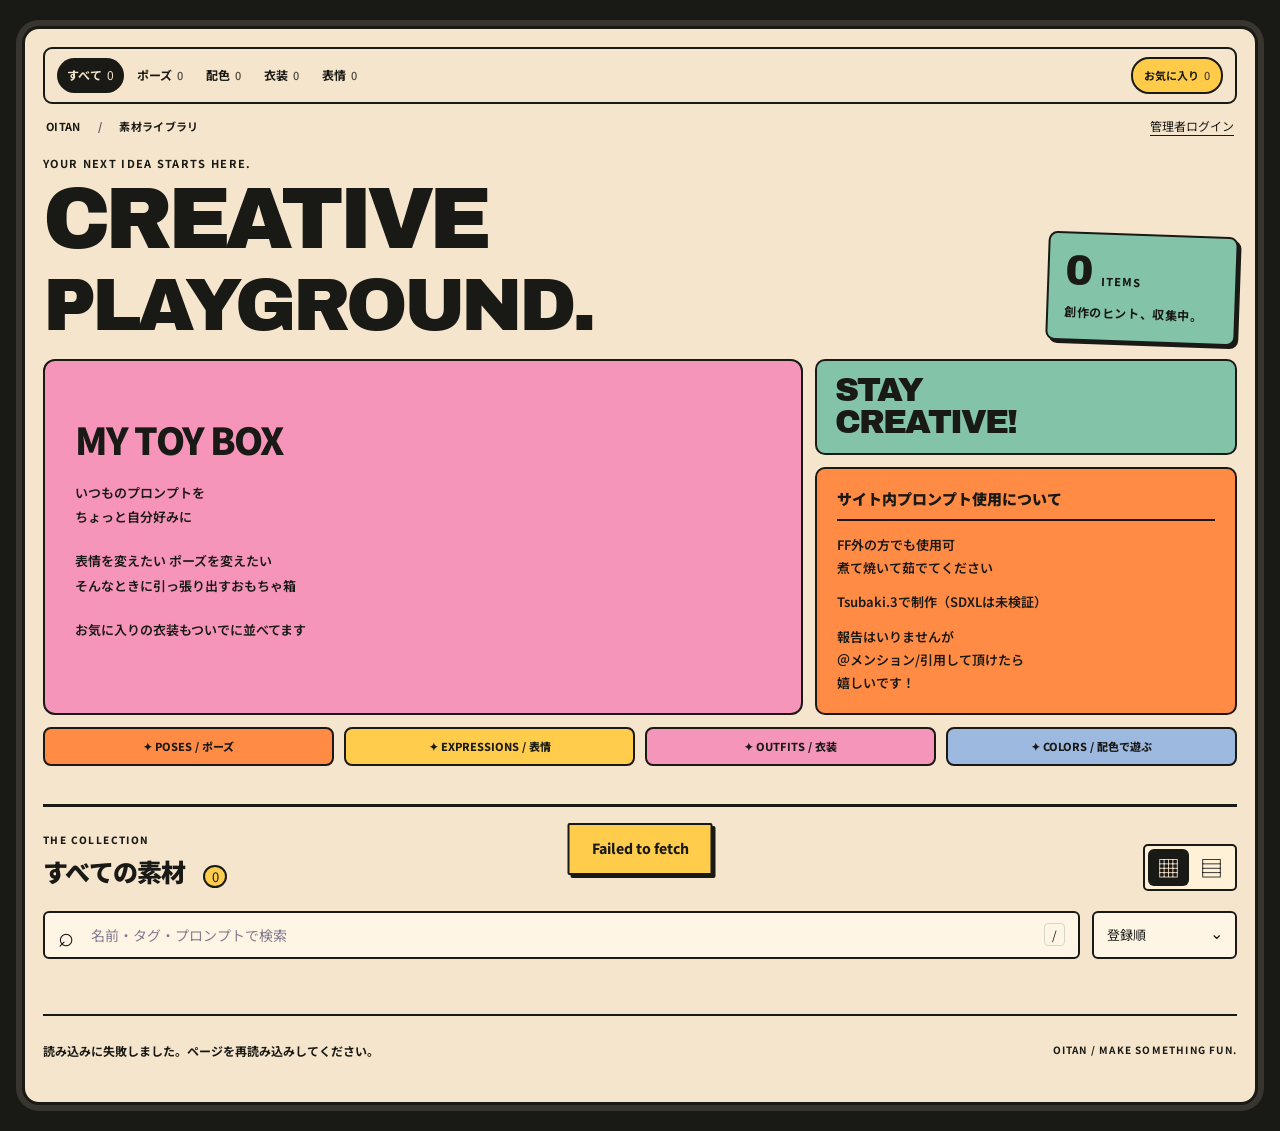
<file: index.html>
<!doctype html>
<html lang="ja">
<head>
<meta charset="utf-8">
<meta name="viewport" content="width=device-width,initial-scale=1">
<meta name="theme-color" content="#f7f5ef">
<meta name="description" content="おいたんの創作素材ライブラリ。ポーズ、配色、衣装、表情、参考資料をまとめて保管。">
<title>OITAN — 素材図鑑</title>
<link rel="preconnect" href="https://fonts.googleapis.com">
<link rel="preconnect" href="https://fonts.gstatic.com" crossorigin>
<link href="https://fonts.googleapis.com/css2?family=Archivo+Black&family=Noto+Sans+JP:wght@400;500;600;700;800;900&display=swap" rel="stylesheet">
<link rel="stylesheet" href="vault.css?v=20261126-paper">
<link rel="stylesheet" href="paper.css?v=20261126-paper">
<link rel="stylesheet" href="neo.css?v=20261129-cat">
<script src="config.js"></script><script type="module" src="start.js?v=20261129-mobile"></script>
<link rel="stylesheet" href="analytics.css?v=20261129"></head>
<body>
<a class="skip-link" href="#library">ライブラリへ移動</a>
<div class="app-shell">
<aside class="sidebar">

<p class="nav-caption">PICK YOUR CATEGORY</p>
<nav id="category-nav" aria-label="素材カテゴリ"></nav>
<div class="sidebar-bottom">
<button id="favorites-nav" class="nav-item"><span class="nav-icon">☆</span><span>お気に入り</span><span id="favorite-count" class="nav-count">0</span></button>

<p class="storage-note">素材はどなたでも閲覧・コピーできます。<br>登録・編集は管理者専用です。</p>

</div>
</aside>
<div class="workspace">
<header class="topbar"><div class="breadcrumb">OITAN <span>/</span> <span id="breadcrumb-label">素材ライブラリ</span></div><div class="top-actions"><a class="admin-login" id="admin-login" href="#admin-login-dialog">管理者ログイン</a><a class="admin-login" id="admin-logout" href="#logout" hidden>ログアウト</a><span class="local-label">CREATIVE PLAYGROUND</span><button class="primary-button compact" id="add-top" hidden><span>＋</span> 素材を追加</button></div></header>
<main id="library">
<section class="hero" aria-labelledby="hero-title"><div class="hero-copy"><p class="eyebrow">YOUR NEXT IDEA STARTS HERE.</p><h1 id="hero-title">CREATIVE<br><span>PLAYGROUND.</span></h1></div><div class="hero-meta"><span class="hero-total" id="hero-total">0<span>ITEMS</span></span><span class="hero-meta-text">創作のヒント、収集中。</span></div></section>
<section class="play-board" aria-label="素材ライブラリの紹介"><div class="play-main"><div class="hero-gallery" id="hero-gallery" aria-hidden="true"></div><div class="prompt-poster"><strong>MY TOY BOX</strong><p>いつものプロンプトを<br>ちょっと自分好みに</p><p>表情を変えたい ポーズを変えたい<br>そんなときに引っ張り出す<span style="white-space:nowrap">おもちゃ箱</span></p><p>お気に入りの衣装もついでに<span style="white-space:nowrap">並べてます</span></p></div><button class="gallery-pause" id="gallery-pause" hidden type="button" aria-label="背景画像の動きを止める" aria-pressed="false">Ⅱ</button></div><div class="play-side"><div class="mint-panel"><strong>STAY<br>CREATIVE!</strong></div><div class="orange-panel usage-panel"><h2>サイト内プロンプト使用について</h2><p>FF外の方でも使用可<br>煮て焼いて茹でてください</p><p>Tsubaki.3で制作（SDXLは未検証）</p><p>報告はいりませんが<br>＠メンション/引用して頂けたら<br>嬉しいです！</p></div></div></section><div class="club-strip" aria-label="収録カテゴリ"><a data-browse="pose" href="#collection-start">✦ POSES / ポーズ</a><a data-browse="expression" href="#collection-start">✦ EXPRESSIONS / 表情</a><a data-browse="outfit" href="#collection-start">✦ OUTFITS / 衣装</a><a href="colors.html">✦ COLORS / 配色で遊ぶ</a></div>
<section id="collection-start" class="collection" aria-labelledby="collection-title">
<div class="collection-heading"><div><p class="eyebrow" id="collection-eyebrow">THE COLLECTION</p><h2 id="collection-title">すべての素材 <span id="result-count"></span></h2></div><div class="view-toggle" aria-label="カードの大きさ"><button id="view-comfort" class="selected" aria-label="大きいカード" aria-pressed="true">▦</button><button id="view-dense" aria-label="小さいカード" aria-pressed="false">▤</button></div></div>
<div class="filter-bar"><label class="search-box"><span aria-hidden="true">⌕</span><input id="search" type="search" placeholder="名前・タグ・プロンプトで検索" autocomplete="off" aria-label="素材を検索"><kbd>/</kbd></label><label class="sort-label"><span class="sr-only">並び順</span><select id="sort"><option value="default">登録順</option><option value="newest">新しい順</option><option value="name">名前順</option></select><span aria-hidden="true">⌄</span></label></div>

<div id="cards" class="card-grid"></div>
<div id="empty-state" class="empty-state" hidden><div class="empty-symbol">＋</div><h3 id="empty-title">最初の素材を追加</h3><p id="empty-copy">画像やプロンプトを保存して、素材庫を育てていこう。</p><button class="primary-button" id="add-empty" hidden>素材を追加</button></div>
<div class="collection-footer"><span id="footer-count"></span><span>OITAN / MAKE SOMETHING FUN.</span></div>
</section>
</main>
</div>
</div>
<dialog id="detail-dialog" class="detail-dialog" aria-labelledby="detail-title"><div id="detail-content"></div></dialog>
<dialog id="editor-dialog" class="editor-dialog" aria-labelledby="editor-title"><div class="editor-header"><div><p class="eyebrow">NEW ENTRY / 素材を収録</p><h2 id="editor-title">素材を追加</h2></div><button class="close-button" id="close-editor" aria-label="閉じる">×</button></div><form id="editor-form"><input type="hidden" id="editing-id"><div class="form-row"><label>素材名<input id="item-title" required maxlength="120" placeholder="例：振り返るポーズ"></label><label>カテゴリ<select id="item-category"><option value="pose">ポーズ</option><option value="palette">配色</option><option value="outfit">衣装</option><option value="expression">表情</option><option value="reference">参考資料</option></select></label></div><label id="image-field" class="image-upload"><span id="upload-label">＋ 参考画像を選ぶ</span><input type="file" id="item-image" accept="image/png,image/jpeg,image/webp,image/gif"><span class="upload-hint">PNG / JPG / WEBP / GIF・8MBまで</span><img id="image-preview" alt="選択した参考画像" hidden></label><label id="palette-field" hidden>カラーコード<span class="field-note">スペースかカンマで区切って入力</span><input id="item-colors" placeholder="#B99AE8 #272130 #E4C5CB"><div id="palette-preview" class="palette-preview"></div></label><label>タグ<span class="field-note">カンマで区切って入力</span><input id="item-tags" maxlength="300" placeholder="例：立ち姿, 横向き, 自然体"></label><label>プロンプト<textarea id="item-prompt" rows="4" placeholder="コピーして使いたいプロンプト"></textarea></label><section class="section-builder" aria-labelledby="sections-title"><h3 id="sections-title">PROMPT DATA <span>追加の項目（任意）</span></h3><div id="prompt-sections"></div><button type="button" id="add-section" class="secondary-button">＋ ADD SECTION</button><p class="field-note">容姿・服装・色などを項目ごとに追加できます。詳細画面ではタブで切り替えてコピーできます。</p></section><label>メモ<textarea id="item-notes" rows="2" placeholder="使いどころや覚えておきたいこと"></textarea></label><label>参照URL<input id="item-source" type="url" placeholder="https://"></label><p id="form-error" role="alert" class="form-error"></p><div class="form-footer"><p>保存すると公開ライブラリに追加されます。</p><button class="primary-button" type="submit" id="save-item">保存する</button></div></form></dialog>

<dialog id="admin-login-dialog" class="editor-dialog" aria-labelledby="login-title"><div class="editor-header"><h2 id="login-title">管理者ログイン</h2><button type="button" class="close-button" id="close-login" aria-label="ログインを閉じる">×</button></div><form id="login-form"><label>メールアドレス<input id="login-email" type="email" autocomplete="username" required></label><label>パスワード<input id="login-password" type="password" autocomplete="current-password" required></label><p id="login-error" role="alert"></p><button class="primary-button" id="login-submit">ログイン</button></form></dialog><div class="toast" id="toast" role="status" aria-live="polite"></div>
</body>
</html>
</file>
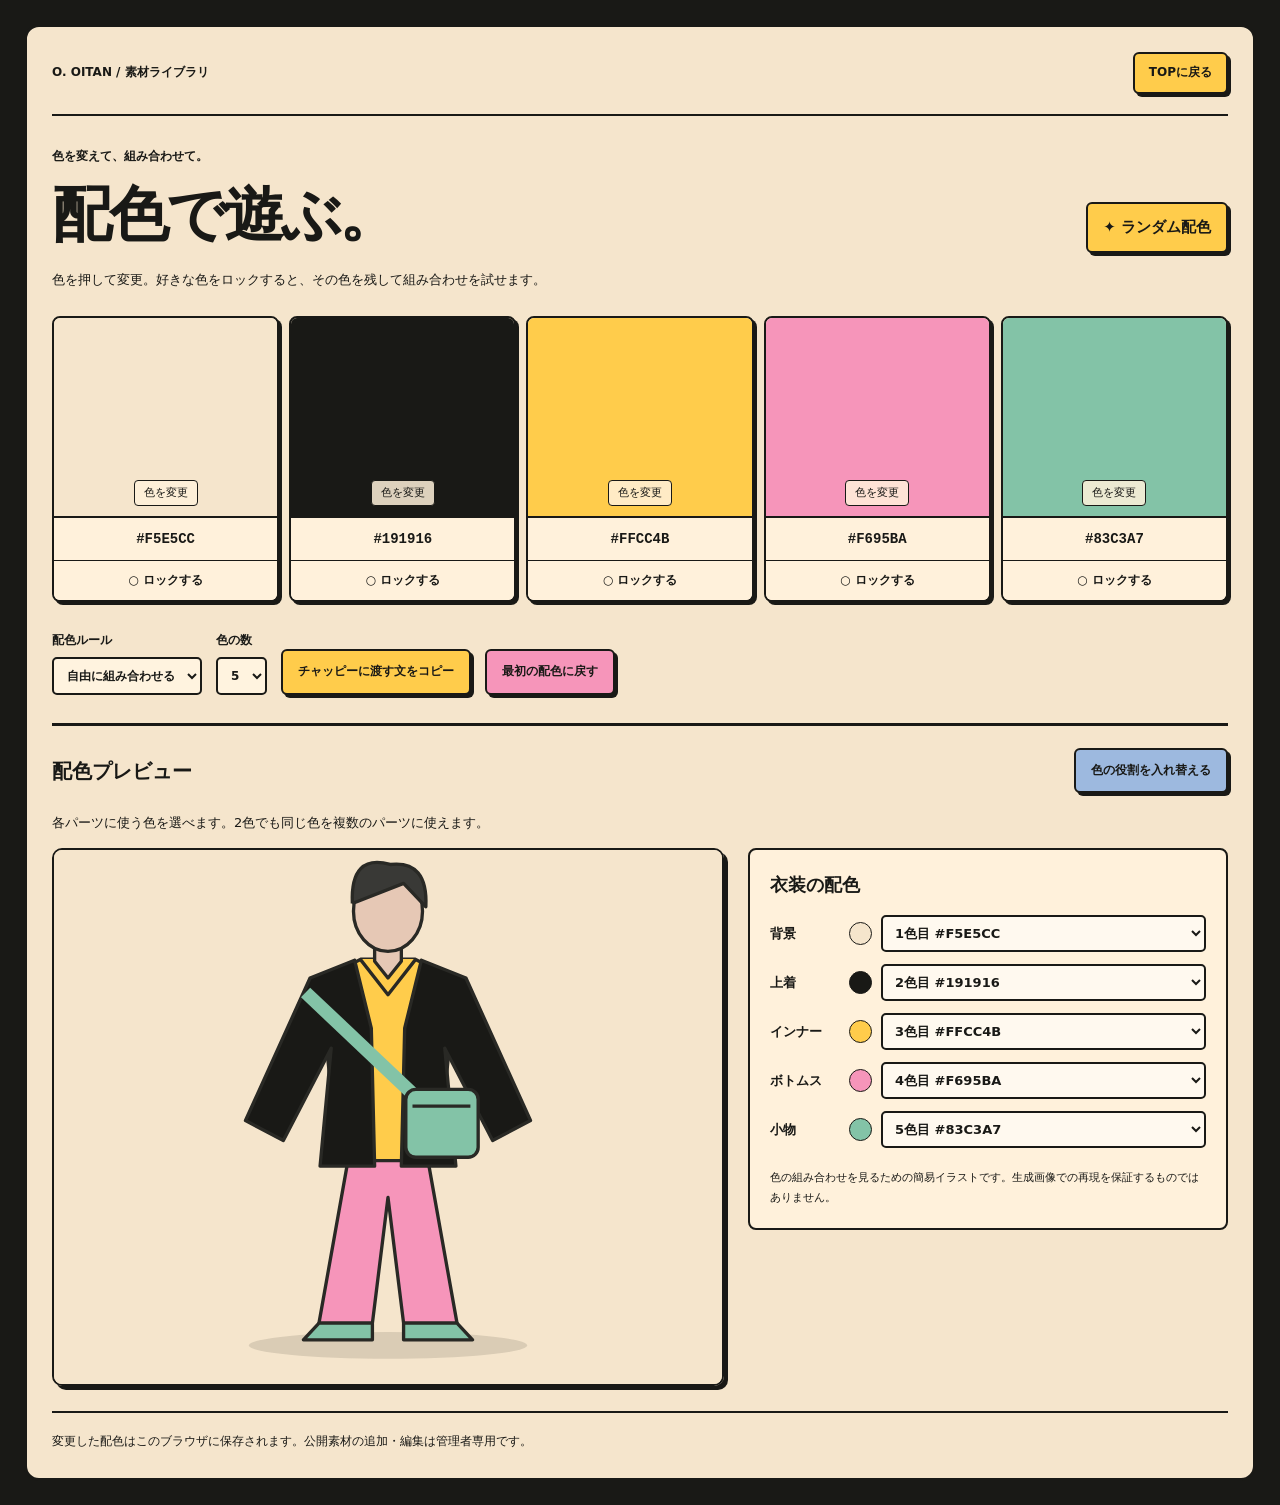
<file: colors.html>
<!doctype html><html lang="ja"><head><meta charset="utf-8"><meta name="viewport" content="width=device-width,initial-scale=1"><meta name="theme-color" content="#f5e5cc"><title>配色で遊ぶ — OITAN</title><link rel="stylesheet" href="colors.css?v=20261128-outfit-only"><script defer src="colors.js?v=20261128-outfit-only"></script><link rel="stylesheet" href="analytics.css?v=20261129"><script src="config.js"></script><script type="module" src="colors-stats.js?v=20261129"></script></head><body><main class="color-app"><header><a href="index.html">O. OITAN / 素材ライブラリ</a><a class="back-top" href="index.html">TOPに戻る</a></header><section class="heading"><div><p>色を変えて、組み合わせて。</p><h1>配色で遊ぶ。</h1></div><button id="random">✦ ランダム配色</button></section><p class="intro">色を押して変更。好きな色をロックすると、その色を残して組み合わせを試せます。</p><div id="swatches" class="swatches"></div><div class="tools"><label>配色ルール<select id="harmony"><option value="free">自由に組み合わせる</option><option value="analogous">近い色でまとめる</option><option value="complementary">反対の色を合わせる</option><option value="mono">同じ色の濃淡</option></select></label><label>色の数<select id="count"><option>2</option><option>3</option><option>4</option><option selected>5</option><option>6</option></select></label><button id="copy">チャッピーに渡す文をコピー</button><button id="reset">最初の配色に戻す</button></div><section class="preview"><div class="preview-top"><h2>配色プレビュー</h2><button id="shuffle">色の役割を入れ替える</button></div><p class="preview-help">各パーツに使う色を選べます。2色でも同じ色を複数のパーツに使えます。</p><div class="study-layout" id="scene-panel" aria-label="衣装の配色"><div id="sample" class="study-canvas"></div><div class="role-panel"><h3 id="scene-title">衣装の配色</h3><div id="role-controls"></div><p class="preview-note">色の組み合わせを見るための簡易イラストです。生成画像での再現を保証するものではありません。</p></div></div></section><footer>変更した配色はこのブラウザに保存されます。公開素材の追加・編集は管理者専用です。</footer><p id="status" role="status" aria-live="polite"></p></main></body></html>
</file>
<file: vault.css>
:root{color-scheme:dark;--bg:#101014;--panel:#19181f;--muted:#9b97a7;--text:#f1edf6;--line:#302d38;--purple:#bd98f1;--pink:#dda5cf;--sans:'Noto Sans JP',sans-serif;--display:'Barlow Condensed',sans-serif}*{box-sizing:border-box}body{margin:0;background:var(--bg);color:var(--text);font:16px/1.7 var(--sans)}button,input,select,textarea{font:inherit}button,a,input,textarea,select{-webkit-tap-highlight-color:transparent}button,a{touch-action:manipulation}button{color:inherit;cursor:pointer}button:disabled{opacity:.5;cursor:wait}a{color:inherit;text-decoration:none}button{border:0;background:none}button:focus-visible,a:focus-visible,input:focus-visible,select:focus-visible,textarea:focus-visible{outline:2px solid var(--purple);outline-offset:4px}button,input,select,textarea{border-radius:6px}input,textarea,select{color:var(--text);background:#111015;border:1px solid var(--line);padding:11px 13px;width:100%}textarea{resize:vertical}input::placeholder,textarea::placeholder{color:#817b8e}input[type=search]::-webkit-search-cancel-button{cursor:pointer}input[type=file]{font-size:14px}.sr-only{position:absolute;width:1px;height:1px;overflow:hidden;clip-path:inset(50%)}[hidden]{display:none!important}.skip-link{position:fixed;top:-100px;left:20px;z-index:50;padding:10px;background:var(--purple);color:#171020}.skip-link:focus{top:10px}.app-shell{display:grid;grid-template-columns:235px minmax(0,1fr);min-height:100vh}.sidebar{padding:36px 22px 22px;border-right:1px solid var(--line);position:sticky;top:0;height:100vh;display:flex;flex-direction:column;background:#131217;z-index:2}.brand{display:flex;align-items:center;gap:12px;margin:0 8px 51px;font:700 31px/1 var(--display);letter-spacing:2px}.brand small{display:block;font:500 10px/1.4 var(--sans);letter-spacing:1.1px;margin-top:8px;color:var(--muted)}.brand-symbol{font:600 36px/1 var(--display);display:grid;place-items:center;border:1px solid #766281;width:43px;height:46px;transform:skewY(-6deg);position:relative;color:var(--purple);background:#282032}.brand-symbol>span{position:absolute;font:400 17px/1 var(--sans);right:-6px;bottom:-5px;background:#131217}.nav-caption{font:600 13px/1 var(--display);letter-spacing:2.8px;color:#77717f;margin:0 17px 19px}.nav-item{width:100%;display:flex;align-items:center;gap:13px;padding:12px 14px;margin-bottom:6px;color:#b0aab9;border:1px solid transparent;border-radius:6px;text-align:left;transition:background .2s,color .2s,border-color .2s,transform .2s;font-size:14px;font-weight:500}.nav-item:hover{background:#211c28;transform:translateX(3px);color:#fff}.nav-item.active{background:#31253e;border-color:#584264;color:#e6c9ff;box-shadow:inset 3px 0 0 var(--purple)}.nav-icon{width:23px;font:400 22px/1 var(--sans);text-align:center}.nav-count{margin-left:auto;font:500 15px/1 var(--display);color:#92829e}.nav-item.active .nav-count{color:#d5b1f3}.sidebar-bottom{margin-top:auto;padding-top:30px}.backup-tools{display:flex;border-top:1px solid var(--line);margin:19px 10px 0;padding-top:15px;gap:14px}.backup-tools button{font-size:13px;color:#c0b5ca;padding:4px 0}.backup-tools button:hover{text-decoration:underline;color:var(--purple)}.storage-note{margin:12px 10px 18px;font-size:12px;color:#85808e;line-height:1.9}.legacy-link{font-size:12px;color:#aaa1b5;margin-left:10px}.workspace{min-width:0}.topbar{height:86px;padding:0 42px;border-bottom:1px solid var(--line);display:flex;align-items:center;justify-content:space-between;gap:20px}.breadcrumb{font-size:13px;letter-spacing:.3px;color:#cbc5d3}.breadcrumb>span:first-child{margin:0 14px;color:#5b5465}.top-actions{display:flex;align-items:center;gap:23px}.local-label{font:500 13px/1 var(--display);letter-spacing:2px;color:#8c8596}.primary-button{background:var(--purple);color:#21142d;display:inline-flex;align-items:center;justify-content:center;gap:9px;padding:13px 22px;font-weight:700;font-size:14px;transition:background .2s,box-shadow .2s,transform .2s;border:1px solid #c9a9f4}.primary-button:hover{background:#d1b3f5;box-shadow:0 0 24px #b18ee52b;transform:translateY(-2px)}.primary-button.compact{padding:9px 15px}.primary-button>span{font:400 23px/1 var(--sans)}main{max-width:1560px;margin:0 auto;padding:30px 42px 0}.hero{min-height:328px;border:1px solid #44334e;border-radius:10px;background:radial-gradient(ellipse at 85% 35%,#63426b3b,transparent 60%),linear-gradient(120deg,#221b2a,#1e1826 63%,#292031);position:relative;overflow:hidden;display:flex;align-items:center;padding:30px 37px}.hero:before{content:'';position:absolute;inset:0;background-image:linear-gradient(#c9a7ec08 1px,transparent 1px),linear-gradient(90deg,#c9a7ec08 1px,transparent 1px);background-size:36px 36px;mask-image:linear-gradient(90deg,transparent,#000);pointer-events:none}.hero-copy{z-index:1;position:relative}.eyebrow{font:600 13px/1.3 var(--display);letter-spacing:2px;color:#a9a0b6;margin:0 0 14px}.hero .eyebrow{color:#c0a8da;display:flex;align-items:center;gap:10px}.tiny-line{display:inline-block;width:20px;height:1px;background:var(--purple)}h1{font-size:clamp(30px,3.2vw,48px);line-height:1.5;letter-spacing:.04em;margin:0;font-weight:800}h1 em{font-style:normal;color:#d0b0ed}.hero-description{font-size:14px;color:#bfb4cb;line-height:1.9;margin:13px 0 21px}.hero-meta{display:flex;align-items:center;gap:18px}.hero-total{font:600 35px/1 var(--display);letter-spacing:1px}.hero-total>span{font-size:12px;letter-spacing:2px;margin-left:8px;color:#a798b8}.hero-meta-rule{width:1px;height:28px;background:#5a4366}.hero-meta-text{font-size:11px;line-height:1.8;letter-spacing:.05em;color:#a795b9}.hero-art{position:absolute;inset:0 0 0 44%;perspective:900px;overflow:hidden}.hero-portrait{position:absolute;border-radius:9px;overflow:hidden;box-shadow:0 20px 42px #08050d9e;border:1px solid #bba0d44a;aspect-ratio:3/4;width:195px;top:28px;background:#332a3c}.hero-portrait img{width:100%;height:100%;object-fit:cover;object-position:50% 25%;filter:saturate(.67)}.portrait-front{right:62px;transform:rotate(9deg);animation:float-front 7s ease-in-out infinite}.portrait-back{right:219px;top:65px;width:170px;transform:rotate(-12deg);opacity:.75;animation:float-back 8s ease-in-out infinite}.orbit{position:absolute;border:1px solid #ad82d42b;border-radius:50%;width:470px;height:470px;top:-74px;right:-22px}.orbit-two{width:390px;height:390px;top:-34px;right:18px;border-style:dashed;animation:orbit 90s linear infinite}.art-cross{position:absolute;font-size:27px;font-weight:300;color:#cfb0e0}.cross-one{right:25px;top:24px}.cross-two{left:45px;bottom:37px;font-size:20px}.art-caption{position:absolute;right:31px;bottom:21px;font:500 12px/1 var(--display);letter-spacing:4px;color:#cbb4d8;writing-mode:vertical-rl}.collection{margin-top:34px}.collection-heading{display:flex;align-items:flex-end;justify-content:space-between;gap:20px}.collection-heading .eyebrow{margin-bottom:6px;color:#867b95}h2{font-size:23px;line-height:1.5;margin:0;font-weight:700;letter-spacing:.02em}h2>span{font:500 20px/1 var(--display);color:#b092c4;display:inline-block;margin-left:12px}.view-toggle{display:flex;border:1px solid var(--line);padding:3px;border-radius:6px;gap:2px}.view-toggle button{font-size:23px;line-height:1;padding:7px 9px;color:#807789}.view-toggle .selected{background:#33263e;color:#d1aceb}.filter-bar{display:flex;gap:12px;margin-top:20px}.search-box{flex:1;position:relative;display:flex;align-items:center}.search-box>span{position:absolute;left:15px;font-size:27px;line-height:1;color:#b0a2be}.search-box input{height:47px;background:#19171e;padding:11px 46px;font-size:14px;border-color:#322c3b}.search-box kbd{position:absolute;right:15px;padding:0 7px;border:1px solid #44394f;border-radius:4px;font:12px/21px var(--sans);color:#8c8199}.sort-label{width:145px;position:relative}.sort-label select{height:47px;appearance:none;font-size:13px;padding-right:35px;background:#19171e;border-color:#322c3b}.sort-label>span:last-child{position:absolute;right:14px;top:8px;pointer-events:none;color:#b8a8c6}.subfilters{display:flex;gap:8px;flex-wrap:wrap;margin:17px 0 21px;min-height:31px}.filter-chip{font-size:13px;line-height:1;padding:8px 15px;border:1px solid #3b3445;color:#a59aaf;border-radius:20px;transition:.2s}.filter-chip:hover{border-color:#9776af;color:#e0cced}.filter-chip.active{color:#dec4f3;background:#33263e;border-color:#735481}.card-grid{display:grid;grid-template-columns:repeat(4,minmax(0,1fr));gap:22px 18px;align-items:start}.card-grid.dense{grid-template-columns:repeat(5,minmax(0,1fr))}.material-card{position:relative;border:1px solid #36303f;border-radius:8px;background:#1b1820;overflow:hidden;transition:transform .25s,border-color .25s,box-shadow .25s;animation:card-in .35s both;animation-delay:var(--delay,0ms)}.material-card:hover{transform:translateY(-6px);border-color:#b08ad0;box-shadow:0 12px 28px #0005,0 0 0 1px #a276c325}.card-open{display:block;width:100%;padding:0;text-align:left;border-radius:0}.card-image{aspect-ratio:4/4.6;display:block;background:#302836;position:relative;overflow:hidden}.card-image img{display:block;width:100%;height:100%;object-fit:cover;object-position:50% 27%;transition:transform .5s,filter .35s;filter:saturate(.85)}.material-card:hover img{transform:scale(1.045);filter:saturate(1)}.card-image:after{content:'';position:absolute;inset:65% 0 0;background:linear-gradient(transparent,#15101c70);pointer-events:none}.card-type{position:absolute;left:12px;top:12px;background:#17121ccc;backdrop-filter:blur(8px);color:#e3d3eb;font-size:11px;padding:3px 9px;border:1px solid #c5a8db33;border-radius:4px;z-index:1}.favorite-button{position:absolute;right:10px;top:10px;width:32px;height:32px;border-radius:50%;font-size:19px;background:#17121cbf;border:1px solid #c5a8db33;color:#d2c4df;z-index:2;transition:.2s}.favorite-button:hover{background:#4b305d;transform:scale(1.1)}.favorite-button.saved{color:#e5bcff;background:#4b305de6;border-color:#a67ac3}.card-copy{display:block;padding:14px 14px 15px}.card-title{display:block;font-size:15px;line-height:1.6;font-weight:600;overflow-wrap:anywhere}.card-subtitle{display:block;color:#93859e;font-size:11px;margin-top:5px;letter-spacing:.03em;min-height:18px}.card-bottom-line{height:2px;background:linear-gradient(90deg,#9a74be70,transparent);position:absolute;bottom:0;left:0;right:0}.palette-card{display:flex;height:100%}.palette-card span{flex:1}.text-cover{display:flex;align-items:center;justify-content:center;height:100%;padding:22px;background:radial-gradient(ellipse at 20% 20%,#72518555,transparent),#28212f;color:#c4a2dc;font:600 30px/1.4 var(--display);letter-spacing:3px;overflow-wrap:anywhere}.empty-state{text-align:center;min-height:300px;padding:35px 20px 60px;border:1px dashed #50415e;border-radius:8px;margin-bottom:28px;background:#20192855}.empty-symbol{font-size:35px;line-height:1;margin:8px auto 24px;color:var(--purple)}.empty-state h3{font-size:19px;font-weight:500;margin:0}.empty-state p{font-size:14px;color:var(--muted);margin:12px 0 24px}.collection-footer{display:flex;justify-content:space-between;gap:10px;padding:25px 0 23px;margin-top:15px;border-top:1px solid #2d2734;color:#83778e;font:500 12px/1.5 var(--display);letter-spacing:1.2px}.collection-footer>span:first-child{font-family:var(--sans);letter-spacing:0;font-size:12px}.detail-dialog,.editor-dialog{padding:0;color:var(--text);background:#1a1720;border:1px solid #675173;border-radius:12px;box-shadow:0 30px 100px #0009;max-height:90vh;max-height:90dvh;width:min(1020px,calc(100% - 40px));overflow:auto}.detail-dialog::backdrop,.editor-dialog::backdrop{background:#08060dc7;backdrop-filter:blur(9px)}dialog[open]{animation:panel-in .24s ease-out}.detail-layout{display:grid;grid-template-columns:39% minmax(0,1fr);min-height:520px}.detail-visual{background:#28212f;position:relative;min-height:320px}.detail-visual img{width:100%;height:100%;max-height:85vh;object-fit:cover;object-position:50% 20%;position:sticky;top:0;display:block}.detail-body{padding:35px 30px}.detail-top{display:flex;justify-content:space-between;align-items:start;gap:20px}.detail-body h2{font-size:27px;margin:8px 0 18px;overflow-wrap:anywhere}.close-button{border:1px solid #5d496a;background:#261d30;font:300 28px/1 var(--sans);padding:2px;width:36px;height:36px;flex-shrink:0;display:grid;place-items:center;border-radius:5px}.close-button:hover{background:#4b325d}.detail-section{padding:20px 0;border-top:1px solid #3b3045}.detail-section h3{font-size:16px;line-height:1.5;font-weight:600;margin:0 0 12px;color:#d6c6e4}.detail-copy{font-size:14px;color:#c0b6cb;line-height:1.95;white-space:pre-wrap;overflow-wrap:anywhere;margin:0}.prompt-text{font:13px/1.9 var(--sans);background:#100d16;border:1px solid #3a2d47;border-radius:5px;padding:15px;color:#bdb0cd;white-space:pre-wrap;max-height:245px;overflow:auto;overflow-wrap:anywhere}.copy-button,.secondary-button{padding:9px 14px;border:1px solid #695079;color:#d5b8ed;background:#2f233b;font-size:13px;border-radius:5px;transition:.2s}.copy-button:hover,.secondary-button:hover{background:#473054;border-color:#ae82cc}.detail-section .copy-button{margin-top:12px}.detail-tags{display:flex;flex-wrap:wrap;gap:7px;margin:13px 0 20px}.detail-tags span{font-size:12px;color:#b5a3c5;border:1px solid #4e3b5c;padding:3px 9px;border-radius:4px}.detail-actions{display:flex;gap:10px;margin:12px 0 20px;flex-wrap:wrap}.source-link{color:#d1adea;border-bottom:1px solid #6d4d86;font-size:14px;display:inline-block;overflow-wrap:anywhere;margin-top:14px}.detail-palette{display:flex;flex-wrap:wrap;gap:10px}.swatch-button{flex:1;min-width:78px;padding:0;background:#18101e;border:1px solid #5c466b;overflow:hidden}.swatch-button span{display:block;height:70px;background:var(--swatch)}.swatch-button small{display:block;padding:9px;font:13px/1.5 var(--sans)}.editor-dialog{width:min(670px,calc(100% - 32px));padding:28px}.editor-header{display:flex;align-items:start;justify-content:space-between;margin-bottom:25px;gap:20px}.editor-header h2{font-size:25px}.editor-header .eyebrow{margin-bottom:6px;font-size:12px}#editor-form>label{display:block;margin:17px 0;font-size:14px;color:#d0c4dc}#editor-form label input,#editor-form label textarea,#editor-form label select{margin-top:7px;font-size:14px}.form-row{display:grid;grid-template-columns:1.5fr 1fr;gap:15px;font-size:14px;color:#d0c4dc}.field-note{font-size:12px;color:#9a8ba7;margin-left:12px}.image-upload{border:1px dashed #71537f;border-radius:7px;text-align:center;padding:18px;background:#251c2e;cursor:pointer}.image-upload #item-image{display:block;background:none;border:0;width:auto;max-width:100%;margin:10px auto;padding:5px}.image-upload>img{display:block;max-height:150px;max-width:100%;border-radius:4px;margin:15px auto 0}.upload-hint{display:block;font-size:11px;color:#9e8eac}.palette-preview{display:flex;gap:5px;margin-top:10px;height:35px}.palette-preview span{flex:1;border-radius:3px}.form-error{color:#ffc2d2;font-size:14px}.form-footer{border-top:1px solid #41314c;padding-top:18px;display:flex;align-items:center;gap:15px;justify-content:space-between}.form-footer p{font-size:11px;line-height:1.8;color:#a794b6;margin:0}.toast{position:fixed;bottom:25px;left:50%;transform:translate(-50%,15px);opacity:0;pointer-events:none;background:#d6b8f0;color:#24162e;border:1px solid #e6cffa;border-radius:7px;padding:12px 22px;font-size:14px;font-weight:600;z-index:100;transition:.2s;max-width:90%;text-align:center}.toast.show{opacity:1;transform:translate(-50%,0)}.delete-button{color:#dba2b4}.data-error{padding:20px;background:#42232d;border:1px solid #ab607c;border-radius:7px;margin:20px 0;font-size:14px}@keyframes float-front{50%{transform:translateY(-9px) rotate(7deg)}}@keyframes float-back{50%{transform:translateY(7px) rotate(-10deg)}}@keyframes orbit{to{transform:rotate(360deg)}}@keyframes card-in{from{opacity:0;transform:translateY(12px)}to{opacity:1;transform:translateY(0)}}@keyframes panel-in{from{opacity:0;transform:translateY(15px) scale(.98)}to{opacity:1;transform:translateY(0) scale(1)}}@media(min-width:1600px){.hero{min-height:370px}.hero-portrait{width:220px}.portrait-back{width:195px;right:245px}.card-image{aspect-ratio:4/4.5}}@media(max-width:1200px){.app-shell{grid-template-columns:205px minmax(0,1fr)}.sidebar{padding:30px 14px 20px}.brand{font-size:29px;gap:10px;margin-left:4px}.brand small{font-size:9px}main{padding:25px 26px 0}.topbar{padding:0 26px}.hero{padding:27px;min-height:315px}.hero-portrait{width:160px;right:28px;top:48px}.portrait-back{width:140px;right:146px;top:72px}.hero-art{left:48%}.card-grid{grid-template-columns:repeat(3,minmax(0,1fr));gap:18px 15px}.card-grid.dense{grid-template-columns:repeat(4,minmax(0,1fr))}.local-label{display:none}}@media(max-width:850px){.app-shell{grid-template-columns:170px minmax(0,1fr)}.sidebar{padding-left:9px;padding-right:9px}.brand{font-size:25px;letter-spacing:1px}.brand-symbol{width:34px;height:38px}.brand small{font-size:8px;letter-spacing:.5px}.nav-item{padding:11px 9px;gap:8px;font-size:13px}.storage-note{font-size:11px}.hero-art{opacity:.45;left:40%}.hero-copy{max-width:85%}.hero h1{font-size:36px}.hero{min-height:320px}.card-grid,.card-grid.dense{grid-template-columns:repeat(2,minmax(0,1fr))}.breadcrumb{font-size:12px}.breadcrumb>span:first-child{margin:0 8px}.compact{font-size:12px!important}.detail-layout{grid-template-columns:34% minmax(0,1fr)}.detail-body{padding:27px 22px}.hero-portrait{right:-10px}.portrait-back{right:95px}.backup-tools{gap:10px;font-size:12px}.legacy-link{font-size:11px}}@media(max-width:620px){.app-shell{display:block}.sidebar{height:auto;position:relative;padding:19px 18px 12px;border-right:0;border-bottom:1px solid var(--line)}.brand{font-size:27px;margin:0 0 22px;gap:11px}.brand-symbol{width:36px;height:39px}.brand small{font-size:9px;letter-spacing:1px}.nav-caption{display:none}#category-nav{display:flex;gap:7px;overflow-x:auto;padding-bottom:4px;scrollbar-width:thin}#category-nav .nav-item{width:auto;flex-shrink:0;gap:6px;padding:8px 11px;margin:0;font-size:12px}#category-nav .nav-icon{display:none}.nav-count{font-size:13px;margin-left:3px}#category-nav .nav-item.active{box-shadow:inset 0 -2px 0 var(--purple)}.sidebar-bottom{padding:0;position:static;display:flex;align-items:center;gap:9px;flex-wrap:wrap}.sidebar-bottom .nav-item{position:absolute;right:16px;top:23px;width:auto;padding:7px 10px;margin:0;font-size:12px}.sidebar-bottom .nav-icon{font-size:18px;width:15px}.backup-tools{border:0;margin:7px 0 0;padding:0;gap:17px}.backup-tools button{font-size:12px}.storage-note{margin:7px 0 0 auto;font-size:10px;line-height:1.5}.storage-note br{display:none}.legacy-link{display:none}.topbar{height:60px;padding:0 18px}.top-actions{gap:0}.primary-button.compact{font-size:12px;padding:7px 10px}.breadcrumb{font-size:11px}.breadcrumb>span:first-child{margin:0 7px}main{padding:18px 16px 0}.hero{padding:25px 22px;min-height:302px;border-radius:8px}.hero h1{font-size:32px;line-height:1.55}.hero .eyebrow{font-size:10px;letter-spacing:1.2px}.hero-description{font-size:12px}.hero-art{opacity:.37;left:38%}.hero-portrait{width:137px;top:77px;right:-22px}.portrait-back{width:117px;right:73px;top:104px}.art-caption{right:13px;font-size:9px}.hero-total{font-size:29px}.hero-meta-text{font-size:10px}.cross-one{right:14px;font-size:21px}.cross-two{display:none}.collection{margin-top:26px}.collection-heading h2{font-size:20px}.collection-heading .eyebrow{font-size:11px}.view-toggle button{padding:6px;font-size:20px}.filter-bar{margin-top:17px;gap:8px}.search-box input{font-size:12px;padding-left:36px;padding-right:26px}.search-box>span{left:11px;font-size:23px}.search-box kbd{display:none}.sort-label{width:112px;flex-shrink:0}.sort-label select{font-size:12px;padding-left:11px}.subfilters{gap:6px;margin:14px 0 18px}.filter-chip{font-size:12px;padding:7px 13px}.card-grid,.card-grid.dense{gap:14px 11px}.card-copy{padding:11px}.card-title{font-size:13px}.card-subtitle{font-size:10px}.card-type{left:8px;top:9px;font-size:10px;padding:2px 6px}.favorite-button{right:7px;top:7px;width:29px;height:29px;font-size:17px}.detail-dialog{width:calc(100% - 20px)}.detail-layout{display:block}.detail-visual{min-height:0;max-height:300px;overflow:hidden}.detail-visual img{height:300px;width:100%;object-position:50% 24%;position:static;object-fit:cover}.detail-body{padding:24px 20px}.detail-body h2{font-size:24px}.editor-dialog{padding:22px 18px}.form-row{grid-template-columns:1fr;gap:17px}.form-footer{align-items:stretch;flex-direction:column}.form-footer .primary-button{width:100%}.field-note{display:block;margin-left:0;margin-top:4px}.collection-footer{font-size:10px}.collection-footer>span:first-child{font-size:11px}.hero-copy{max-width:100%}.detail-top .close-button{position:sticky;top:0}.detail-copy{font-size:14px}}@media(prefers-reduced-motion:reduce){*,*:before,*:after{animation:none!important;transition:none!important;scroll-behavior:auto!important}}

/* Material-library hero cards. */
.material-hero .sample-panel{position:absolute;width:225px;height:194px;border:1px solid #9e80bb77;border-radius:10px;background:#21172dd9;padding:19px;box-shadow:0 18px 35px #08050d66;backdrop-filter:blur(7px)}
.sample-label{font:600 13px/1 var(--display);letter-spacing:2px;color:#cbb3dc}
.panel-color{right:49px;top:40px;transform:rotate(9deg);animation:float-front 7s ease-in-out infinite;z-index:1}
.sample-swatches{display:flex;height:89px;border-radius:5px;overflow:hidden;margin:18px 0 14px}.sample-swatches span{flex:1}.sample-swatches span:nth-child(1){background:#3f2d52}.sample-swatches span:nth-child(2){background:#87629f}.sample-swatches span:nth-child(3){background:#bf9cd4}.sample-swatches span:nth-child(4){background:#ecc4d3}
.sample-bottom{font-size:11px;letter-spacing:.1em;color:#b5a1c4}
.panel-prompt{right:221px;top:104px;transform:rotate(-12deg);animation:float-back 8s ease-in-out infinite;opacity:.7}
.sample-lines{height:87px;display:flex;flex-direction:column;gap:11px;padding:19px 0 12px;margin:8px 0}.sample-lines i{height:3px;border-radius:3px;background:#ab8ec9;width:90%}.sample-lines i:nth-child(2){width:65%;background:#725e8c}.sample-lines i:nth-child(3){width:82%}.sample-lines i:nth-child(4){width:43%;background:#725e8c}
.filter-bar{margin-bottom:22px}.collection-heading{margin-bottom:0}
@media(max-width:1200px){.material-hero .sample-panel{width:185px;height:176px;padding:15px}.panel-color{right:23px;top:61px}.panel-prompt{right:155px;top:109px}.sample-swatches{height:75px;margin:16px 0 12px}.sample-label{font-size:11px}}
@media(max-width:620px){.material-hero .sample-panel{width:145px;height:150px;padding:13px}.panel-color{right:-15px;top:85px}.panel-prompt{right:67px;top:130px}.sample-swatches{height:62px;margin:13px 0 8px}.sample-label{font-size:9px;letter-spacing:1px}.sample-bottom{font-size:9px}.sample-lines{height:64px;gap:9px;padding-top:10px}}

.admin-login{font-size:13px;color:#cab0df;white-space:nowrap}.admin-login:hover{text-decoration:underline}.top-actions{gap:15px}@media(max-width:620px){.admin-login{font-size:11px}.top-actions{gap:8px}}

.section-builder{margin:22px 0;padding:20px 0;border-block:1px solid #ffffff20}.section-builder h3{font-size:16px;margin:0 0 14px}.section-builder h3 span{font-size:14px;font-weight:400;color:#b8a9c5;margin-left:8px}.prompt-section-editor{padding:16px;border:1px solid #a384bd66;border-radius:8px;background:#18131f;margin-bottom:14px}.section-fields{display:grid;grid-template-columns:1fr 1fr auto;gap:12px;align-items:end}.section-fields .close-button{margin-bottom:5px}.prompt-section-editor textarea{min-height:130px;resize:vertical}.section-builder>.field-note{margin-top:12px;line-height:1.7}.prompt-tabs{display:flex;gap:7px;overflow-x:auto;padding:8px 0 12px;margin-top:18px;border-bottom:1px solid #ffffff20}.prompt-tabs button{flex-shrink:0;padding:10px 16px;border:1px solid #82649d66;border-radius:6px;background:#21182b;color:#cdbbda;font:inherit;cursor:pointer}.prompt-tabs button[aria-selected="true"]{background:#c3a0e6;color:#201429;border-color:#c3a0e6}.prompt-tabs button:focus-visible{outline:2px solid #e3c2ff;outline-offset:3px}.prompt-panel[hidden]{display:none}.prompt-panel .eyebrow{font-size:14px;margin-bottom:9px}.prompt-panel .prompt-text{white-space:pre-wrap;overflow-wrap:anywhere}@media(max-width:620px){.section-fields{grid-template-columns:1fr auto}.section-fields label:first-child{grid-column:1}.section-fields label:nth-child(2){grid-column:1;grid-row:2}.section-fields button{grid-column:2;grid-row:1 / 3}.prompt-section-editor{padding:12px}.section-builder h3 span{display:block;margin:5px 0 0}}
</file>
<file: paper.css>
/* A quiet, paper-based material atlas. */
:root{color-scheme:light;--bg:#f7f5ef;--panel:#fffefa;--text:#303a34;--muted:#71796c;--line:#d6dbce;--purple:#496450;--sans:'Noto Sans JP',sans-serif;--display:'Noto Serif JP',serif}
body{background:var(--bg);color:var(--text)}body:before{content:'';position:fixed;inset:0;pointer-events:none;z-index:10;opacity:.15;background-image:url("data:image/svg+xml,%3Csvg viewBox='0 0 180 180' xmlns='http://www.w3.org/2000/svg'%3E%3Cfilter id='n'%3E%3CfeTurbulence type='fractalNoise' baseFrequency='.85' numOctaves='3' stitchTiles='stitch'/%3E%3C/filter%3E%3Cpath fill='%23808080' opacity='.2' filter='url(%23n)' d='M0 0h180v180H0z'/%3E%3C/svg%3E")}
.sidebar{background:#f0f0e7;border-color:var(--line);padding-top:40px}.brand{font:600 25px/1.2 var(--display);letter-spacing:.1em;gap:13px}.brand:hover{text-decoration:none}.brand small{font:400 11px/1.5 var(--sans);letter-spacing:.05em;color:var(--muted)}.brand-symbol{font:500 35px/1 var(--display);transform:none;width:49px;height:53px;background:none;color:#496450;border-color:#899782}.nav-caption{color:var(--muted);font:400 11px/1.5 var(--sans);letter-spacing:.14em;margin-top:3px}.nav-item{border-radius:0;border-bottom:1px solid var(--line);color:#5e6b55;margin-bottom:0}.nav-item:hover{background:#e4e8dc;color:#30482f;transform:none}.nav-item.active{background:var(--panel);color:#2f4d37;border-color:var(--line);box-shadow:inset 3px 0 #496450}.nav-item.active .nav-count,.nav-count{color:#7b8771;font:400 12px/1 var(--sans)}.nav-icon{color:#7c8c70}.storage-note{color:var(--muted);font-size:12px}.topbar{height:74px;padding-inline:48px}.breadcrumb,.local-label{color:var(--muted)}.local-label{font:400 10px/1.5 var(--sans);letter-spacing:.15em}.admin-login{color:#52674a}.primary-button{background:#496450;color:white;border:1px solid #496450;border-radius:2px;font-weight:500}.primary-button:hover{background:#354e3a;box-shadow:none;transform:none}main{padding:0 48px;max-width:1500px}.hero{border:0;border-bottom:3px double #a7b29f;border-radius:0;min-height:0;background:none;padding:44px 0 32px;justify-content:space-between;align-items:end;overflow:visible;gap:20px}.hero:before{display:none}.hero-copy{max-width:none}.eyebrow,.hero .eyebrow,.collection-heading .eyebrow{color:var(--muted);font:400 11px/1.5 var(--sans);letter-spacing:.14em}.hero h1{font:500 clamp(36px,4vw,55px)/1.5 var(--display);letter-spacing:.15em}.title-dot{color:#78906f}.hero-description{font-size:14px;color:var(--muted);margin:13px 0 0;letter-spacing:.04em}.hero-meta{display:block;text-align:right;padding-bottom:3px;flex-shrink:0}.hero-total{display:block;font:400 33px/1.3 var(--display);color:#374632}.hero-total>span{font:400 10px/1 var(--sans);color:var(--muted);letter-spacing:.1em}.hero-meta-text{font-size:12px;color:var(--muted)}.collection{margin-top:28px}h2{font:500 23px/1.6 var(--display);letter-spacing:.04em}h2>span{font:400 14px/1 var(--sans);color:var(--muted)}.view-toggle{border-radius:2px}.view-toggle .selected{background:#e3e8db;color:#344c38}.view-toggle button{color:#7e8776}.filter-bar{margin-bottom:28px}.search-box input,.sort-label select,input,textarea,select{background:var(--panel);border-color:#c9d0c1;color:var(--text);border-radius:2px}.search-box input{font-size:14px}.search-box>span,.sort-label>span:last-child{color:#78836c}.search-box kbd{color:#838b7b;border-color:#d1d8c8}.card-grid{gap:28px 22px}.material-card{border:1px solid #d9ddd1;border-radius:0;padding:9px 9px 0;background:var(--panel);box-shadow:0 2px 4px #36482d06}.material-card:hover{transform:none;border-color:#8c9e82;box-shadow:0 5px 14px #36482d12}.card-image{background:#eeeee6;aspect-ratio:4/4.7}.card-image img{object-fit:contain;filter:none}.material-card:hover img{transform:scale(1.015);filter:none}.card-image:after{display:none}.card-type{left:0;top:0;background:#fffff5e8;color:#52644b;border:0;border-bottom:1px solid #dde3d5;border-right:1px solid #dde3d5;border-radius:0;font-size:11px}.favorite-button{right:15px;top:15px;background:#fffef5e8;border-color:#d2d9c9;color:#707e63;width:29px;height:29px;font-size:18px}.favorite-button:hover,.favorite-button.saved{background:#e7eddb;color:#4a643a;border-color:#849972;transform:none}.card-copy{padding:15px 4px 13px}.card-title{font:500 16px/1.7 var(--display)}.card-subtitle{font-size:11px;color:var(--muted)}.card-bottom-line{position:static;height:2px;width:27px;background:#a3b195;display:block;margin:0 4px 12px}.text-cover{background:#e5e9dc;color:#6a7c5e;font:400 20px/1.7 var(--display);letter-spacing:.1em}.empty-state{background:#fafbf4;border:1px dashed #bbc5af;border-radius:0;padding-top:50px}.empty-symbol{color:#97a789}.empty-state h3{font:500 21px/1.7 var(--display)}.collection-footer{border-color:var(--line);color:var(--muted);font:400 11px/1.7 var(--sans);margin-top:30px}
.detail-dialog,.editor-dialog{background:var(--panel);color:var(--text);border-color:#a3af97;border-radius:3px;box-shadow:0 25px 90px #28342233}.detail-dialog::backdrop,.editor-dialog::backdrop{background:#42483980;backdrop-filter:blur(3px)}.detail-layout{grid-template-columns:43% minmax(0,1fr)}.detail-visual{background:#eeeee5;padding:20px;border-right:1px solid var(--line);min-height:0}.detail-visual img{height:auto;max-height:80vh;object-fit:contain;top:20px}.detail-visual .palette-card,.detail-visual .text-cover{min-height:360px}.detail-body h2{font:500 28px/1.6 var(--display)}.detail-tags span{color:#657259;border-color:#cdd5c1;border-radius:0}.close-button{background:#f3f5eb;border-color:#b9c3ad;border-radius:2px}.close-button:hover{background:#e2e9d8}.copy-button,.secondary-button{background:#f3f6ec;color:#40543b;border-color:#a6b49b;border-radius:2px}.copy-button:hover,.secondary-button:hover{background:#e4ecda;border-color:#738969}.detail-section{border-color:var(--line)}.detail-section h3{color:#3e5038;font:500 18px/1.6 var(--display)}.prompt-text{background:#f1f3e9;border-color:#dce2d2;color:#46523f;font-size:14px;border-radius:2px}.detail-copy{color:#5a6553}.source-link{color:#4d6942;border-color:#a4b596}.swatch-button{background:#f9fbf2;border-color:var(--line)}.delete-button{color:#86514a;border-color:#cdb2a9;background:#fff9f5}.prompt-tabs{border-color:#9eaf90;padding-bottom:0;gap:5px}.prompt-tabs button{border-color:#c2cdb7;border-bottom:0;background:#eff2e7;color:#617354;border-radius:4px 4px 0 0;font-size:14px}.prompt-tabs button[aria-selected=true]{background:#496450;color:white;border-color:#496450}.prompt-panel{border-top:0}.prompt-panel .eyebrow{font-size:11px}
#editor-form>label,.form-row{color:var(--text)}.editor-header h2{font-family:var(--display)}.image-upload{background:#f2f5e9;border-color:#aab99b;border-radius:2px}.upload-hint,.field-note,.form-footer p{color:var(--muted)}.form-error,#login-error{color:#a34235}.form-footer{border-color:var(--line)}.form-footer p{font-size:12px}.section-builder{border-color:var(--line)}.section-builder h3{font-family:var(--display)}.section-builder h3 span{color:var(--muted)}.prompt-section-editor{border-color:#c4ceb8;background:#f4f6ed;border-radius:0}.toast{background:#344b38;color:white;border-color:#344b38;border-radius:2px}.editor-dialog label{display:block;font-size:14px;margin:17px 0}.editor-dialog label input{margin-top:7px}.form-row label{margin:0}
@media(max-width:1200px){main{padding:0 30px}.topbar{padding-inline:30px}.hero{min-height:0;padding:35px 0 28px}.hero h1{font-size:45px}}
@media(max-width:850px){.app-shell{display:block}.sidebar{position:relative;height:auto;padding:23px 28px 15px;border-right:0;border-bottom:1px solid var(--line)}.brand{margin-bottom:20px}.nav-caption{margin:0 0 10px}.sidebar-bottom{margin:0;padding:0}.sidebar-bottom .nav-item{position:absolute;right:28px;top:32px;width:auto;font-size:12px;padding:6px 10px;border:1px solid #cbd2c0}.storage-note{display:none}#category-nav{display:flex;gap:7px;overflow:auto;padding-bottom:2px}#category-nav .nav-item{width:auto;flex-shrink:0;padding:8px 13px;border:1px solid #cbd2c0;border-radius:3px 3px 0 0;font-size:13px}#category-nav .nav-item.active{box-shadow:inset 0 -2px #496450}.nav-icon{display:none}.card-grid,.card-grid.dense{grid-template-columns:repeat(3,minmax(0,1fr));gap:22px 16px}.hero-copy{max-width:none}.detail-layout{grid-template-columns:40% minmax(0,1fr)}}
@media(max-width:620px){.sidebar{padding:20px 18px 12px}.brand{font-size:23px;gap:11px;margin-bottom:19px}.brand-symbol{width:42px;height:46px;font-size:30px}.brand small{font-size:10px}.nav-caption{display:block;font-size:10px}.sidebar-bottom .nav-item{right:18px;top:27px}.sidebar-bottom .nav-icon{display:none}#category-nav .nav-item{font-size:12px;padding:8px 11px}.topbar{padding:12px 18px;height:auto;min-height:61px}.top-actions{gap:10px}.admin-login{font-size:12px}main{padding:0 18px}.hero{padding:27px 0 24px;min-height:0;gap:12px}.hero h1{font-size:36px}.hero .eyebrow{font-size:10px}.hero-description{font-size:12px;max-width:240px;margin-top:9px}.hero-total{font-size:27px}.hero-total>span{display:block;font-size:9px;margin:5px 0}.hero-meta-text{font-size:10px}.card-grid,.card-grid.dense{grid-template-columns:repeat(2,minmax(0,1fr));gap:20px 13px}.material-card{padding:6px 6px 0}.card-title{font-size:15px}.card-copy{padding:12px 3px 10px}.card-type{left:0;top:0;font-size:10px}.favorite-button{right:11px;top:11px;width:26px;height:26px;font-size:16px}.search-box input{font-size:12px}.detail-layout{display:block}.detail-visual{max-height:none;border:0;border-bottom:1px solid var(--line);padding:18px}.detail-visual img{height:auto;max-height:340px;object-fit:contain;position:static}.detail-visual .palette-card,.detail-visual .text-cover{min-height:180px}.detail-body h2{font-size:26px}.prompt-tabs button{font-size:13px;padding:8px 12px}.collection-footer{font-size:10px}}
</file>
<file: neo.css>
:root{--bg:#f5e5cc;--panel:#fff1d9;--text:#191916;--muted:#56534c;--line:#191916;--purple:#ffcb48;--display:'Archivo Black','Noto Sans JP',sans-serif;--sans:'Noto Sans JP',sans-serif;color-scheme:light}html{scroll-behavior:smooth}body{background:#191916;padding:26px 22px;color:var(--text)}body:before{display:none}.app-shell{max-width:1450px;margin:auto;display:flex;flex-direction:column;background:var(--bg);border:3px solid #191916;border-radius:17px;box-shadow:0 0 0 6px #f5e5cc22;padding:18px;min-height:calc(100vh - 52px)}.sidebar{position:static;height:auto;display:grid;grid-template-columns:auto 1fr auto;align-items:center;gap:22px;background:none;border:2px solid #191916;border-radius:30px;padding:9px 15px;z-index:auto}.brand{margin:0;gap:10px;font:400 22px/1 var(--display);letter-spacing:-1px}.brand-symbol{width:34px;height:34px;border:2px solid #191916;border-radius:50%;font:400 23px/1 var(--display);background:#ffcb48;color:#191916}.brand small{display:none}.nav-caption,.storage-note{display:none}#category-nav{display:flex;justify-content:center;gap:3px;overflow-x:auto}.nav-item,#category-nav .nav-item{width:auto;flex-shrink:0;font-size:12px;font-weight:700;padding:7px 10px;border:0;border-radius:18px;margin:0;gap:5px;color:#191916}.nav-icon{display:none}.nav-count{font:500 11px var(--sans);color:#4a483f}.nav-item:hover,#category-nav .nav-item:hover{background:#ffd04b;transform:none;color:#191916}.nav-item.active,#category-nav .nav-item.active{background:#191916;color:var(--bg);box-shadow:none;border:0}.nav-item.active .nav-count{color:var(--bg)}.sidebar-bottom{margin:0;padding:0}.sidebar-bottom .nav-item{position:static;width:auto;border:2px solid #191916;background:#ffcb48;font-size:11px;padding:7px 11px}.sidebar-bottom .nav-item.active{background:#f6a2c1;color:#191916}.topbar{border:0;min-height:55px;height:auto;padding:13px 3px 7px}.breadcrumb{font-size:11px;font-weight:700;color:#191916}.top-actions{gap:13px}.local-label{display:none}.admin-login{color:#191916;font-size:12px;text-decoration:underline;text-underline-offset:4px}.primary-button{background:#ffcb48;color:#191916;border:2px solid #191916;border-radius:7px;font-weight:800;box-shadow:3px 3px 0 #191916;transition:transform .15s,box-shadow .15s}.primary-button:hover{background:#ffdb75;color:#191916;transform:translate(-1px,-1px);box-shadow:4px 4px 0 #191916}.primary-button:active{transform:translate(2px,2px);box-shadow:0 0 0 #191916}main{max-width:none;padding:0}.hero{border:0;background:none;min-height:0;padding:13px 0 17px;align-items:end;gap:15px}.hero .eyebrow{font:700 11px/1 var(--sans);color:#191916;letter-spacing:.12em;margin-bottom:10px}.hero h1{font:400 clamp(44px,6.8vw,99px)/.94 var(--display);letter-spacing:-.065em;overflow-wrap:normal}.hero h1 span{font-size:.85em;letter-spacing:-.055em}.hero-meta{border:2px solid #191916;border-radius:9px;background:#83c3a7;text-align:left;min-width:190px;padding:16px;transform:rotate(2deg);box-shadow:3px 3px 0 #191916}.hero-total{font:400 42px/1 var(--display);color:#191916}.hero-total>span{font:800 11px var(--sans);display:inline;margin-left:7px;color:#191916}.hero-meta-text{font-size:12px;display:block;color:#191916;margin-top:9px;font-weight:700}.play-board{display:grid;grid-template-columns:1.8fr 1fr;gap:12px}.play-main{position:relative;background:#f695ba;min-height:340px;border:2px solid #191916;border-radius:12px;padding:28px 30px;overflow:hidden;display:flex;align-items:center}.prompt-poster{position:relative;z-index:1;max-width:75%;transform:rotate(-2deg)}.poster-eyebrow{display:inline-block;border:2px solid #191916;background:#ffcc4b;border-radius:4px;font-size:10px;font-weight:900;padding:5px 9px;letter-spacing:.05em;margin-bottom:18px}.prompt-poster strong{font:900 clamp(25px,3.2vw,45px)/1.35 var(--sans);letter-spacing:-.05em;display:block}.prompt-poster p{font-size:13px;font-weight:500;line-height:1.85;margin:15px 0 20px}.poster-link{display:inline-block;border:2px solid #191916;background:#f9efd9;padding:9px 17px;box-shadow:3px 3px 0 #191916;border-radius:6px;font-size:13px;font-weight:800}.poster-link:hover{background:#ffcc4b;text-decoration:none}.flower-sticker{position:absolute;right:-15px;top:10px;width:44%;max-width:260px;transform:rotate(14deg);filter:drop-shadow(4px 5px 0 #191916)}.round-sticker{position:absolute;bottom:27px;right:24px;transform:rotate(12deg);background:#9db9df;border:3px solid #191916;border-radius:50%;width:125px;height:125px;display:grid;place-content:center;text-align:center;font:400 18px/1.08 var(--display);box-shadow:3px 3px 0 #191916}.burst-label{position:absolute;right:35%;top:20px;background:#88c7b6;color:#191916;font:400 14px/1.1 var(--display);padding:13px;transform:rotate(12deg);clip-path:polygon(50% 0,60% 15%,80% 5%,82% 25%,100% 30%,88% 48%,100% 65%,80% 71%,80% 95%,60% 86%,50% 100%,40% 85%,20% 95%,19% 74%,0 65%,12% 49%,0 30%,22% 26%,22% 5%,41% 15%);width:95px;height:95px;display:grid;place-content:center}.play-side{display:grid;grid-template-rows:auto 1fr;gap:12px}.mint-panel{border:2px solid #191916;border-radius:10px;background:#83c3a7;padding:14px 18px;display:flex;justify-content:space-between;align-items:center;gap:10px}.mint-panel strong{font:400 clamp(20px,2.6vw,36px)/.95 var(--display);letter-spacing:-.055em}.mint-panel>span{font-size:57px;line-height:1;color:#f695ba;-webkit-text-stroke:2px #191916}.orange-panel{background:#ff8b44;border:2px solid #191916;border-radius:10px;padding:19px 22px;position:relative;overflow:hidden}.small-tag{font:800 10px/1.3 var(--sans);letter-spacing:.04em;border-bottom:2px solid #191916;padding-bottom:7px;display:block;margin-bottom:13px}.orange-panel strong{font:900 clamp(18px,2vw,29px)/1.45 var(--sans);letter-spacing:-.04em;display:block}.orange-panel p{font-size:12px;font-weight:500;line-height:1.8;margin:13px 0 0}.color-dots{display:flex;gap:6px;position:absolute;right:15px;bottom:20px;transform:rotate(-16deg)}.color-dots i{width:24px;height:24px;border:2px solid #191916;background:#f695ba;border-radius:50%}.color-dots i:nth-child(2){background:#ffcc4b}.color-dots i:nth-child(3){background:#83c3a7}.color-dots i:nth-child(4){background:#9db9df}.club-strip{display:grid;grid-template-columns:repeat(4,1fr);gap:10px;margin-top:12px}.club-strip a{border:2px solid #191916;border-radius:8px;padding:10px 9px;background:#ff8b44;text-align:center;font:800 11px/1.4 var(--sans)}.club-strip a:nth-child(2){background:#9db9df}.club-strip a:nth-child(3){background:#f695ba}.club-strip a:nth-child(4){background:#ffcc4b}.club-strip a:hover{text-decoration:none;transform:translateY(-2px)}.collection{margin-top:38px;border-top:3px solid #191916;padding-top:25px;scroll-margin-top:15px}.collection-heading .eyebrow{font-size:10px;font-weight:800;color:#191916}.collection-heading h2{font:900 25px/1.5 var(--sans);letter-spacing:-.03em}.collection-heading h2>span{color:#191916;background:#ffcc4b;border:2px solid #191916;border-radius:50%;padding:3px 7px;font-size:13px}.view-toggle{border:2px solid #191916;border-radius:5px;background:#fff0d8}.view-toggle .selected{background:#191916;color:#f5e5cc}.view-toggle button{color:#191916}.search-box input,.sort-label select{border:2px solid #191916;background:#fff5e5;color:#191916;border-radius:6px;height:48px}.search-box>span,.sort-label>span:last-child{color:#191916}.search-box kbd{color:#191916}.filter-bar{margin-bottom:25px}.card-grid{gap:25px 20px}.material-card{border:2px solid #191916;border-radius:9px;padding:8px 8px 0;background:#fff0d8;box-shadow:4px 4px 0 #191916;transition:transform .2s,box-shadow .2s}.material-card:nth-child(4n+2){background:#c7dec9}.material-card:nth-child(4n+3){background:#f9b7cf}.material-card:nth-child(4n){background:#b8cde8}.material-card:hover{border-color:#191916;box-shadow:6px 6px 0 #191916;transform:translate(-2px,-2px)}.card-image{border:2px solid #191916;border-radius:5px;background:#fbf1de;aspect-ratio:4/4.4}.card-type{border:0;border-right:2px solid #191916;border-bottom:2px solid #191916;background:#ffcc4b;color:#191916;font-weight:800}.favorite-button{border:2px solid #191916;background:#fff1d9;color:#191916;right:16px;top:16px}.favorite-button:hover,.favorite-button.saved{background:#ffcc4b;border-color:#191916;color:#191916}.card-title{font:800 15px/1.7 var(--sans)}.card-subtitle{color:#4e4b43;font-size:11px}.card-bottom-line{background:#191916}.text-cover{background:#9db9df;color:#191916;font:400 23px/1.1 var(--display);letter-spacing:-.04em}.empty-state{border:2px dashed #191916;background:#f9ecd5;border-radius:9px;min-height:220px;padding:35px 20px}.empty-state h3{font:800 20px/1.7 var(--sans)}.empty-symbol{color:#191916}.empty-state p{color:#56534c}.collection-footer{border-top:2px solid #191916;color:#191916;font-weight:700;font-size:10px}.detail-dialog,.editor-dialog{background:#f5e5cc;border:3px solid #191916;border-radius:12px;box-shadow:8px 8px 0 #191916}.detail-dialog::backdrop,.editor-dialog::backdrop{background:#191916a6;backdrop-filter:blur(2px)}.detail-visual{background:#f695ba;border-right:2px solid #191916}.detail-visual img{border:2px solid #191916;border-radius:5px;background:#fff1d9}.detail-body h2,.editor-header h2{font:900 26px/1.4 var(--sans);letter-spacing:-.03em}.detail-body .eyebrow,.editor-header .eyebrow{color:#191916;font-weight:800}.detail-tags span{background:#ffcc4b;border:1px solid #191916;color:#191916;border-radius:3px;font-weight:600}.close-button{border:2px solid #191916;background:#ff8b44;color:#191916;border-radius:5px}.close-button:hover{background:#ffb37b}.copy-button,.secondary-button{background:#9db9df;border:2px solid #191916;color:#191916;border-radius:5px;font-weight:700;box-shadow:2px 2px 0 #191916}.copy-button:hover,.secondary-button:hover{background:#bfd1ec;border-color:#191916}.delete-button{background:#f695ba;color:#191916}.detail-section{border-color:#191916}.detail-section h3{font:800 18px/1.5 var(--sans);color:#191916}.prompt-text{background:#fff4e1;color:#191916;border:2px solid #191916;border-radius:5px;font-size:14px}.detail-copy{color:#37372f}.prompt-tabs{border-bottom:2px solid #191916;gap:7px}.prompt-tabs button{background:#ffcc4b;color:#191916;border:2px solid #191916;border-bottom:0;font-weight:800;border-radius:6px 6px 0 0}.prompt-tabs button[aria-selected=true]{background:#191916;color:#fff0d8;border-color:#191916}.prompt-panel .eyebrow{font-size:11px}.source-link{color:#191916;border-color:#191916}.swatch-button{border:2px solid #191916;background:#fff1d9;border-radius:5px}input,select,textarea{border:2px solid #191916;border-radius:5px;background:#fff4e1;color:#191916}#editor-form>label,.form-row{color:#191916}.image-upload{background:#9db9df;border:2px dashed #191916;border-radius:7px}.field-note,.upload-hint,.form-footer p{color:#49473e}.form-footer{border-color:#191916}.section-builder{border-color:#191916}.section-builder h3{font:800 17px var(--sans)}.section-builder h3 span{color:#49473e}.prompt-section-editor{background:#c3ddc5;border:2px solid #191916;border-radius:6px}.toast{background:#ffcc4b;color:#191916;border:2px solid #191916;box-shadow:3px 3px 0 #191916;font-weight:800}.form-error,#login-error{color:#9b281e}.skip-link{background:#ffcc4b;color:#191916}.primary-button:focus-visible,a:focus-visible,button:focus-visible,input:focus-visible,select:focus-visible,textarea:focus-visible{outline:3px solid #266ca8;outline-offset:3px}
@media(min-width:1600px){.hero h1{font-size:109px}}
@media(max-width:1200px){.sidebar{gap:10px;padding:8px 12px}.brand{font-size:19px}#category-nav .nav-item{font-size:11px;padding:7px}.hero h1{font-size:clamp(43px,7.7vw,88px)}main{padding:0}.topbar{padding-inline:3px}.hero{padding:13px 0 17px}.hero-meta{min-width:160px;padding:13px}.hero-total{font-size:34px}}
@media(max-width:850px){body{padding:16px 12px}.app-shell{padding:13px;min-height:calc(100vh - 32px)}.sidebar{display:flex;flex-wrap:wrap;justify-content:space-between;gap:8px;border-radius:12px;padding:10px}.brand{margin:0;font-size:21px}.sidebar-bottom{margin-left:auto}#category-nav{order:3;flex-basis:100%;justify-content:flex-start;border-top:2px solid #191916;padding-top:9px;margin-top:3px}#category-nav .nav-item{padding:7px 10px;border:0;border-radius:20px;font-size:12px}.sidebar-bottom .nav-item{position:static;padding:7px 10px;border:2px solid #191916}.hero h1{font-size:clamp(43px,8vw,66px)}.hero-meta{min-width:130px}.hero-total{font-size:28px}.hero-meta-text{font-size:10px}.hero .eyebrow{font-size:9px}.play-main{min-height:325px;padding:22px}.prompt-poster strong{font-size:29px}.flower-sticker{width:46%;right:-19px}.round-sticker{width:90px;height:90px;font-size:14px;right:15px;bottom:23px}.burst-label{display:none}.prompt-poster p{font-size:11px}.poster-eyebrow{font-size:8px}.orange-panel{padding:15px}.orange-panel strong{font-size:21px}.orange-panel p{font-size:11px}.mint-panel{padding:12px}.mint-panel strong{font-size:26px}.mint-panel>span{font-size:44px}.color-dots{display:none}.club-strip a{font-size:9px;padding:8px 5px}.detail-layout{grid-template-columns:40% minmax(0,1fr)}}
@media(max-width:620px){body{padding:10px 7px}.app-shell{padding:10px;border-radius:12px;min-height:calc(100vh - 20px)}.brand{font-size:19px}.brand-symbol{width:30px;height:30px;font-size:20px}.sidebar{padding:9px;gap:6px}.sidebar-bottom .nav-item{font-size:10px;padding:5px 8px}#category-nav{gap:2px}#category-nav .nav-item{padding:7px 8px;font-size:11px}.nav-count{font-size:10px}.topbar{padding:10px 2px;min-height:48px;gap:6px}.breadcrumb{font-size:10px}.admin-login{font-size:10px}.top-actions{gap:9px}.primary-button.compact{padding:6px 8px;font-size:11px}main{padding:0}.hero{display:block;padding:13px 0 16px;position:relative}.hero-copy{width:100%}.hero h1{font-size:clamp(33px,10vw,58px);line-height:.98}.hero .eyebrow{font-size:8px;margin-bottom:10px;letter-spacing:.07em}.hero-meta{display:flex;justify-content:space-between;align-items:center;gap:10px;transform:none;border-radius:5px;margin-top:15px;padding:8px 12px;box-shadow:2px 2px 0 #191916}.hero-total{font-size:23px}.hero-total>span{display:inline;font-size:9px;margin-left:7px}.hero-meta-text{margin:0;font-size:10px}.play-board{grid-template-columns:1fr;gap:10px}.play-main{min-height:300px;padding:22px}.prompt-poster{max-width:72%}.prompt-poster strong{font-size:31px}.prompt-poster p{font-size:12px;max-width:200px}.flower-sticker{width:42%;right:-8px;top:12px;max-width:170px}.round-sticker{bottom:22px;right:18px;width:85px;height:85px;font-size:12px}.poster-eyebrow{font-size:9px;padding:4px 6px}.poster-link{font-size:12px;padding:7px 12px}.play-side{grid-template-columns:1fr 1.25fr;grid-template-rows:auto;gap:10px}.mint-panel{align-items:start;flex-direction:column;justify-content:space-between;padding:15px}.mint-panel strong{font-size:26px}.mint-panel>span{font-size:48px;align-self:end}.orange-panel{padding:13px}.orange-panel strong{font-size:18px}.orange-panel p{font-size:10px;margin-top:10px}.small-tag{font-size:8px;margin-bottom:10px}.club-strip{grid-template-columns:repeat(2,1fr);gap:8px;margin-top:10px}.club-strip a{font-size:10px;padding:9px 5px}.collection{margin-top:27px;padding-top:20px}.collection-heading h2{font-size:22px}.collection-heading .eyebrow{font-size:9px}.filter-bar{margin-top:17px}.search-box input{font-size:11px;padding-left:32px}.sort-label{width:100px}.sort-label select{font-size:11px}.card-grid,.card-grid.dense{gap:20px 14px}.material-card{padding:6px 6px 0}.card-title{font-size:13px}.card-subtitle{font-size:10px}.card-type{font-size:9px}.favorite-button{right:13px;top:13px;width:25px;height:25px}.detail-layout{display:block}.detail-visual{border-right:0;border-bottom:2px solid #191916}.detail-body h2{font-size:24px}.prompt-tabs button{font-size:12px}.editor-header h2{font-size:23px}.collection-footer{font-size:9px}}
@media(prefers-reduced-motion:reduce){html{scroll-behavior:auto}*{animation:none!important;transition:none!important}}

.play-main{min-height:350px}.hero-gallery{position:absolute;inset:0;overflow:hidden;pointer-events:none;opacity:.21;mask-image:linear-gradient(90deg,transparent,#000 28%,#000)}.gallery-track{display:flex;width:max-content;height:100%;animation:gallery-drift 48s linear infinite}.gallery-set{display:flex;height:100%;gap:14px;padding:18px 14px 18px 0}.gallery-set img{width:220px;height:100%;object-fit:cover;border:2px solid #191916;border-radius:9px;transform:rotate(-5deg)}.gallery-set img:nth-child(even){transform:rotate(5deg)}.hero-gallery.paused .gallery-track{animation-play-state:paused}.gallery-pause{position:absolute;right:14px;bottom:14px;z-index:2;width:32px;height:32px;border:2px solid #191916;border-radius:5px;background:#fff1d9;font-size:13px}.prompt-poster{transform:none;max-width:100%;text-shadow:0 1px 10px #f695ba}.prompt-poster strong{font-size:clamp(24px,2.9vw,39px);line-height:1.45}.prompt-poster p{font-size:13px;font-weight:600}.usage-panel{padding:18px 20px}.usage-panel h2{font:900 15px/1.6 var(--sans);letter-spacing:0;border-bottom:2px solid #191916;padding-bottom:8px;margin:0 0 12px}.usage-panel p{font-size:13px;line-height:1.8;font-weight:600;margin:0 0 11px}.usage-panel p:last-child{margin-bottom:0}.club-strip a:nth-child(2){background:#ffcc4b}.club-strip a:nth-child(4){background:#9db9df}@keyframes gallery-drift{to{transform:translateX(-50%)}}@media(max-width:850px){.play-board{grid-template-columns:1.4fr 1fr}.usage-panel{padding:15px}.usage-panel h2{font-size:13px}.usage-panel p{font-size:12px}.prompt-poster strong{font-size:28px}}@media(max-width:620px){.play-board{grid-template-columns:1fr}.play-main{min-height:280px}.play-side{grid-template-columns:1fr;grid-template-rows:auto auto}.mint-panel{flex-direction:row;align-items:center}.mint-panel strong{font-size:24px}.mint-panel>span{font-size:40px;align-self:auto}.usage-panel{padding:18px}.usage-panel h2{font-size:15px}.usage-panel p{font-size:13px}.gallery-set img{width:180px}.prompt-poster strong{font-size:29px}}@media(prefers-reduced-motion:reduce){.gallery-track{animation:none}.gallery-pause{display:none}}

.card-image:has(>img){aspect-ratio:auto}.card-image img{width:100%;height:auto;max-height:none;object-fit:contain;display:block}.material-card:hover .card-image img{transform:none}.detail-visual img{width:100%;height:auto;max-height:none;object-fit:contain}.section-help{font-size:12px;line-height:1.8;margin:12px 0;color:#49473e}.section-image-preview{display:block;width:100%;max-height:260px;object-fit:contain;border:2px solid #191916;border-radius:5px;background:#fff1d9;margin:12px 0}.prompt-section-editor input[type=file]{max-width:100%;font-size:12px;background:#fff4e1}.section-fields{grid-template-columns:1fr 1fr auto}.section-fields label{font-size:13px}@media(max-width:620px){.detail-visual{max-height:none}.detail-visual img{height:auto;max-height:none}.section-fields{grid-template-columns:1fr auto}}

/* Uniform collection cards, independent of source image orientation. */
.card-grid{align-items:stretch}.material-card{display:flex;flex-direction:column;min-width:0}.card-open{display:flex;flex-direction:column;flex:1}.card-image,.card-image:has(>img){aspect-ratio:4 / 5;width:100%;flex-shrink:0}.card-image img{width:100%;height:100%;object-fit:cover;object-position:center;display:block}.card-copy{flex:1;min-height:91px}.card-title{display:-webkit-box;-webkit-line-clamp:2;-webkit-box-orient:vertical;overflow:hidden;min-height:3.4em}.card-subtitle{white-space:nowrap;overflow:hidden;text-overflow:ellipsis}.card-bottom-line{flex-shrink:0}

@media(max-width:850px){.sidebar{flex-direction:row}.sidebar .brand{margin-right:auto;align-self:center}.sidebar-bottom{margin-left:auto}#category-nav{justify-content:flex-start}}

/* Compact header: categories and favorites share a single row. */
.sidebar{display:flex;flex-direction:row;flex-wrap:nowrap;align-items:center;justify-content:space-between;gap:12px;padding:8px 12px;min-height:0;border-radius:9px}.sidebar .brand,.sidebar .nav-caption{display:none}#category-nav{order:0;flex:1;flex-basis:auto;justify-content:flex-start;margin:0;padding:0;border:0;min-width:0}.sidebar-bottom{flex:none;margin:0;padding:0}.sidebar-bottom .nav-item{position:static;margin:0}.topbar{min-height:46px;padding-block:9px}.hero{padding-top:8px}@media(max-width:850px){.sidebar{padding:7px 9px;gap:9px}#category-nav{order:0;flex-basis:auto;margin:0;padding:0;border:0}.sidebar-bottom{margin:0}.sidebar-bottom .nav-item{position:static}.topbar{min-height:46px}}@media(max-width:620px){.sidebar{padding:6px;gap:5px}#category-nav{gap:1px}#category-nav .nav-item{padding:6px 7px;font-size:10px}.sidebar-bottom .nav-item{padding:5px 6px;font-size:9px}.topbar{padding:8px 2px;min-height:42px}}
.hero-copy{flex-shrink:0}.hero-mascots{flex:1;min-width:0;height:190px;display:grid;grid-template-columns:repeat(3,minmax(0,1fr));align-items:end;align-self:end;pointer-events:none}.hero-mascots img{display:block;width:145%;max-width:none;height:190px;object-fit:contain;margin-left:-22.5%;filter:drop-shadow(0 4px 2px #19191618)}.hero-mascots img:nth-child(2){transform:translateY(-9px)}.hero-mascots img:nth-child(3){transform:translateY(3px)}@media(min-width:1500px){.hero-mascots,.hero-mascots img{height:210px}}@media(max-width:1050px) and (min-width:621px){.hero{flex-wrap:wrap}.hero-copy{flex:1}.hero-mascots{order:3;flex-basis:100%;max-width:520px;margin:0 auto;height:160px}.hero-mascots img{height:160px}}@media(max-width:620px){.hero-mascots{height:160px;width:min(100%,400px);margin:10px auto 0}.hero-mascots img{height:160px}.hero-meta{margin-top:10px}}
.hero-mascots{display:flex;justify-content:center}.hero-mascots img{width:230px;max-width:100%;margin:0;height:210px;object-fit:contain}@media(max-width:1050px) and (min-width:621px){.hero-mascots img{height:160px;width:190px}}@media(max-width:620px){.hero-mascots img{height:160px;width:190px}}
</file>
<file: analytics.css>
.stats-open{font:700 12px system-ui,sans-serif;border:2px solid #191916;border-radius:6px;background:#9db9df;color:#191916;padding:8px 12px;cursor:pointer;white-space:nowrap}.stats-dialog{width:min(680px,calc(100% - 28px));max-height:85vh;overflow:auto;border:3px solid #191916;border-radius:12px;background:#f5e5cc;color:#191916;padding:22px;font:14px/1.7 system-ui,sans-serif;box-shadow:6px 6px 0 #191916}.stats-dialog::backdrop{background:#19191699}.stats-head{display:flex;align-items:center;justify-content:space-between;gap:15px}.stats-head h2{margin:0}.stats-head button{background:#ffcc4b;border:2px solid #191916;border-radius:5px;font-size:22px;cursor:pointer;padding:0 10px;color:#191916}.stats-totals{display:grid;grid-template-columns:repeat(4,1fr);gap:9px;margin-top:20px}.stats-totals>div{border:2px solid #191916;border-radius:6px;background:#fff1db;padding:12px 8px}.stats-totals span{display:block;font-size:11px}.stats-totals strong{font-size:26px}.stats-totals small{margin-left:4px}.stats-table-wrap{max-height:330px;overflow:auto;border:2px solid #191916}.stats-dialog table{width:100%;border-collapse:collapse;background:#fff1db;font-size:13px}.stats-dialog td,.stats-dialog th{padding:8px;text-align:right;border-bottom:1px solid #19191633}.stats-dialog th:first-child{text-align:left}.stats-dialog thead{position:sticky;top:0;background:#83c3a7}.stats-help{font-size:11px;margin-top:20px}@media(max-width:550px){.stats-totals{grid-template-columns:repeat(2,1fr)}.top-actions{flex-wrap:wrap}.stats-dialog{padding:16px}}
</file>
<file: colors.css>
*{box-sizing:border-box}body{margin:0;background:#191916;color:#191916;font:15px/1.8 system-ui,sans-serif;padding:24px}button,input,select{font:inherit;color:inherit}button,a,input,select{touch-action:manipulation}button{cursor:pointer;border:2px solid #191916;background:#ffcc4b;border-radius:6px;padding:10px 15px;box-shadow:3px 3px 0 #191916;font-weight:700}button:active{box-shadow:none;transform:translate(2px,2px)}a{color:inherit}button:focus-visible,input:focus-visible,a:focus-visible,select:focus-visible{outline:3px solid #246fad;outline-offset:4px}.color-app{max-width:1250px;background:#f5e5cc;border:3px solid #191916;border-radius:15px;padding:25px;margin:auto}header{display:flex;justify-content:space-between;gap:15px;border-bottom:2px solid #191916;padding-bottom:20px;font-weight:800;font-size:12px}header a{text-decoration:none}.heading{display:flex;align-items:end;justify-content:space-between;gap:20px;margin:30px 0 15px}.heading p{font-size:12px;font-weight:700;margin:0}h1{font-size:clamp(32px,5vw,60px);line-height:1.3;margin:8px 0 0;font-weight:900;letter-spacing:-.05em}.intro{font-size:13px;margin-bottom:24px}.swatches{display:flex;gap:10px}.swatch{flex:1;min-width:0;background:#fff1db;border:2px solid #191916;border-radius:8px;overflow:hidden;box-shadow:3px 3px 0 #191916}.swatch label{display:block;height:200px;position:relative;cursor:pointer;border-bottom:2px solid #191916}.swatch input[type=color]{width:100%;height:100%;padding:0;border:0;opacity:0;position:absolute;inset:0;cursor:pointer}.swatch .edit-hint{position:absolute;bottom:10px;left:50%;transform:translateX(-50%);background:#fff1dbd9;border:1px solid #191916;border-radius:4px;padding:2px 9px;pointer-events:none;font-size:11px;white-space:nowrap}.swatch .hex{width:100%;background:transparent;border:0;border-bottom:1px solid #191916;padding:13px 6px;text-align:center;font:700 14px monospace}.swatch button{box-shadow:none;border:0;border-radius:0;width:100%;background:#fff1db;font-size:12px;padding:9px 3px}.swatch button[aria-pressed=true]{background:#83c3a7}.tools{display:flex;align-items:end;gap:14px;flex-wrap:wrap;margin:28px 0}.tools label{font-size:12px;font-weight:700}.tools select{display:block;padding:9px;background:#fff3df;border:2px solid #191916;border-radius:5px;margin-top:5px}.tools button{font-size:12px}.tools #reset{background:#f695ba}.preview{border-top:3px solid #191916;padding-top:22px}.preview-top{display:flex;justify-content:space-between;align-items:center;gap:15px;margin-bottom:18px}.preview-top h2{font-size:20px;margin:0}.preview-top button{background:#9db9df;font-size:12px}.sample{display:grid;grid-template-columns:1.3fr 1fr;border:2px solid #191916;border-radius:9px;background:var(--c0);color:var(--c1);min-height:350px;padding:35px;gap:20px;overflow:hidden}.sample-card span{font-weight:800;font-size:11px;letter-spacing:.12em}.sample-card h3{font-size:38px;line-height:1.35;margin:14px 0;letter-spacing:-.04em}.sample-card p{font-size:13px;max-width:400px}.sample-button{display:inline-block;border:2px solid currentColor;background:var(--c2);padding:10px 16px;font-size:12px;font-weight:800;margin-top:10px}.sample .contrast{font-size:11px;padding:7px 10px;display:inline-block;background:#fff1db;color:#191916;border:1px solid #191916;clear:both}.shapes{display:flex;align-items:center;justify-content:center;position:relative;min-height:250px}.shapes i{position:absolute;width:150px;height:150px;border:3px solid #191916;box-shadow:5px 5px 0 #191916}.shapes i:first-child{border-radius:50%;background:var(--c2);transform:translate(-40px,-40px)}.shapes i:nth-child(2){background:var(--c3);transform:translate(40px,0) rotate(15deg)}.shapes i:last-child{background:var(--c4);transform:translate(-30px,60px);clip-path:polygon(50% 0,65% 32%,100% 35%,73% 60%,82% 100%,50% 77%,18% 100%,27% 60%,0 35%,35% 32%)}footer{font-size:12px;border-top:2px solid #191916;margin-top:25px;padding-top:18px}#status{position:fixed;bottom:20px;left:50%;transform:translateX(-50%);background:#ffcc4b;border:2px solid #191916;border-radius:6px;padding:10px 16px;font-size:13px;box-shadow:3px 3px 0 #191916;display:none}#status:not(:empty){display:block}@media(max-width:650px){body{padding:9px}.color-app{padding:16px}header span{display:none}.heading{display:block}.heading button{margin-top:17px}.swatches{gap:6px;flex-wrap:wrap}.swatch{flex-basis:28%}.swatch label{height:140px}.swatch .hex{font-size:12px}.tools{gap:13px}.tools button{width:100%}.sample{display:block;padding:22px}.sample-card h3{font-size:30px}.shapes{min-height:230px}.shapes i{width:125px;height:125px}.preview-top{align-items:start}.preview-top h2{font-size:18px}.preview-top button{font-size:10px;max-width:150px}}

.back-top{display:inline-flex;align-items:center;justify-content:center;background:#ffcc4b;border:2px solid #191916;border-radius:6px;padding:8px 14px;box-shadow:3px 3px 0 #191916;font-weight:800;white-space:nowrap;text-decoration:none}.back-top:hover{background:#ffdb75}.color-app header{align-items:center}

.preview-tabs{display:flex;gap:10px;flex-wrap:wrap}.preview-tabs button{background:#fff1db;min-width:120px}.preview-tabs button[aria-selected=true]{background:#f695ba;box-shadow:none;transform:translate(2px,2px)}.preview-help{font-size:13px}.study-layout{display:grid;grid-template-columns:minmax(0,1.4fr) minmax(280px,1fr);gap:24px;align-items:start}.study-canvas{border:2px solid #191916;border-radius:10px;overflow:hidden;box-shadow:4px 4px 0 #191916;line-height:0}.study-canvas svg{width:100%;height:auto;display:block}.role-panel{padding:20px;background:#fff1db;border:2px solid #191916;border-radius:8px}.role-panel h3{margin:0 0 14px}.role-choice{display:grid;grid-template-columns:70px 23px minmax(0,1fr);gap:9px;align-items:center;margin:12px 0;font-size:13px;font-weight:700}.role-color{height:23px;border:1px solid #191916;border-radius:50%}.role-choice select{width:100%;min-width:0;border:2px solid #191916;border-radius:5px;background:#fff9ef;padding:8px;font-size:13px}.preview-note{font-size:11px;margin:20px 0 0;line-height:1.8}@media(max-width:760px){.study-layout{grid-template-columns:1fr}.preview-tabs{gap:8px}.preview-tabs button{min-width:0;flex:1;padding:9px 5px;font-size:13px}.role-panel{padding:16px}.study-canvas{max-width:560px;width:100%;margin:auto}}
</file>
